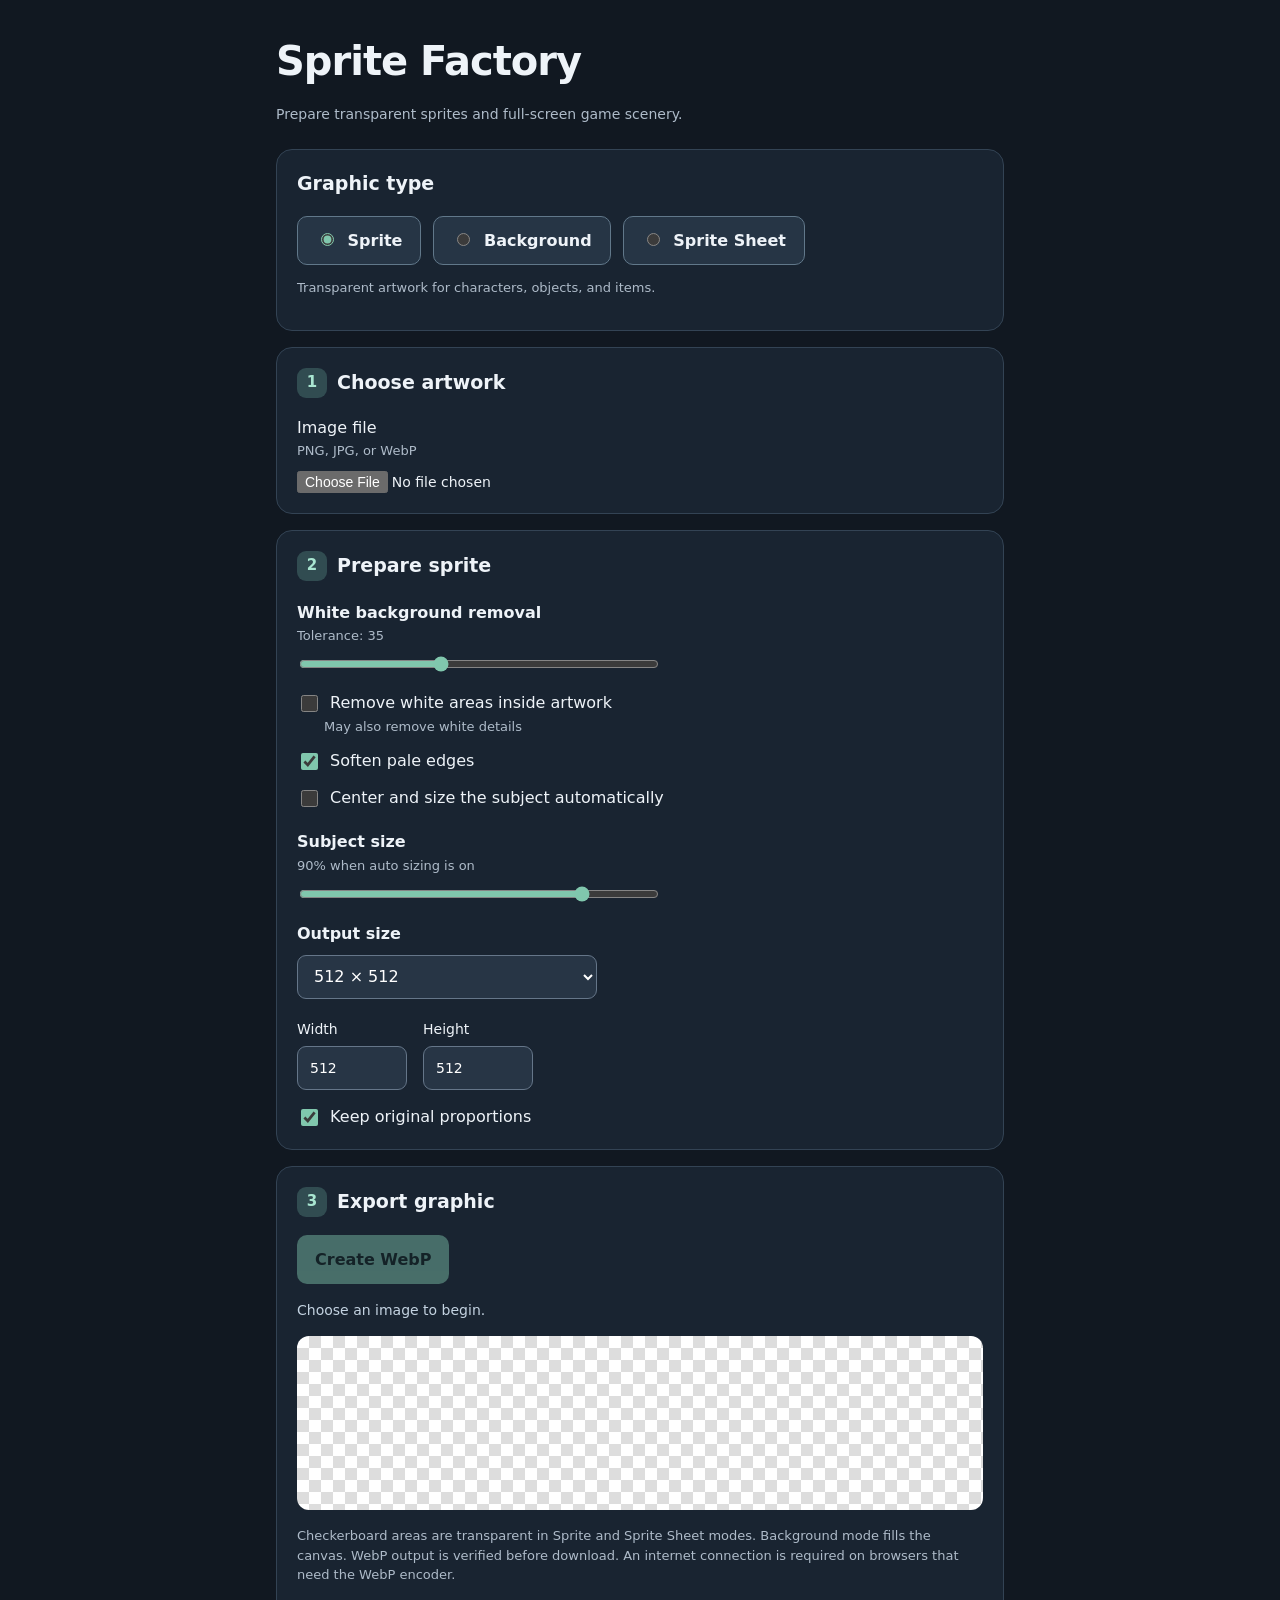
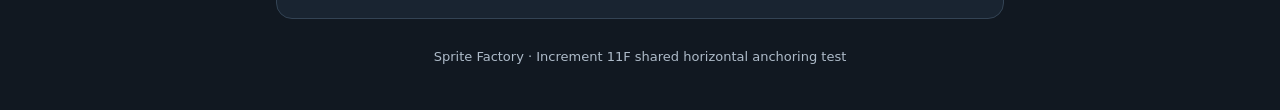
<file: index.html>
<!doctype html>
<html lang="en">
<head>
<meta charset="utf-8">
<meta name="viewport" content="width=device-width,initial-scale=1">
<meta name="theme-color" content="#17202b">
<title>Sprite Factory</title>
<link rel="stylesheet" href="style.css?v=20261012c">
</head>
<body>
<main>
<header><h1>Sprite Factory</h1><p class="muted">Prepare transparent sprites and full-screen game scenery.</p></header>
<section class="panel"><h2>Graphic type</h2><div class="mode-switch"><label><input type="radio" name="mode" value="sprite" checked> Sprite</label><label><input type="radio" name="mode" value="background"> Background</label><label><input type="radio" name="mode" value="sheet"> Sprite Sheet</label></div><p id="modeHelp" class="muted small">Transparent artwork for characters, objects, and items.</p></section><section class="panel" aria-labelledby="source-title">
<h2 id="source-title"><span class="step">1</span> Choose artwork</h2>
<label class="file-label" for="file">Image file <span class="hint">PNG, JPG, or WebP</span></label>
<input id="file" type="file" accept="image/png,image/jpeg,image/webp">
</section>
<section class="panel" aria-labelledby="settings-title">
<h2 id="settings-title"><span class="step">2</span> <span id="settingsHeading">Prepare sprite</span></h2><div id="spriteSettings">
<div class="setting"><label for="tolerance">White background removal <span class="hint">Tolerance: <output id="tol">35</output></span></label><input id="tolerance" type="range" min="0" max="90" value="35"></div>
<div class="check-group">
<label><input type="checkbox" id="enclosedWhite"> Remove white areas inside artwork <span class="hint">May also remove white details</span></label>
<label><input type="checkbox" id="edgeCleanup" checked> Soften pale edges</label>
<label><input type="checkbox" id="autoCrop"> Center and size the subject automatically</label>
</div>
<div class="setting"><label for="coverage">Subject size <span class="hint"><output id="coverageValue">90%</output> when auto sizing is on</span></label><input id="coverage" type="range" min="50" max="100" value="90" step="5"></div>
<div class="setting"><label for="preset">Output size</label><select id="preset"><option value="custom">Custom dimensions</option><option value="64">64 × 64</option><option value="128">128 × 128</option><option value="256">256 × 256</option><option value="512" selected>512 × 512</option><option value="1024">1024 × 1024</option></select></div>
<div class="dimensions"><label for="width">Width <input id="width" type="number" min="1" max="4096" value="512"></label><label for="height">Height <input id="height" type="number" min="1" max="4096" value="512"></label></div>
<label class="fit-label"><input type="checkbox" id="fit" checked> Keep original proportions</label></div><div id="backgroundSettings" hidden><p class="muted">Fill the entire image without stretching. Excess scenery is cropped evenly from the edges. White skies and clouds remain intact.</p><div class="setting"><label for="bgPreset">Screen size</label><select id="bgPreset"><option value="1280x720" selected>1280 × 720 (16:9)</option><option value="1920x1080">1920 × 1080 (16:9)</option><option value="1024x768">1024 × 768 (4:3)</option><option value="custom">Custom dimensions</option></select></div><div class="dimensions"><label for="bgWidth">Width <input id="bgWidth" type="number" min="1" max="4096" value="1280"></label><label for="bgHeight">Height <input id="bgHeight" type="number" min="1" max="4096" value="720"></label></div></div><div id="sheetSettings" hidden><p class="muted">Prepare one row of equally spaced animation frames. Each equal-width source region becomes one transparent animation frame. The workshop keeps feet aligned across frames.</p><div class="setting"><label for="sheetCount">Frames in row</label><input id="sheetCount" type="number" min="2" max="16" step="1" value="4"><span class="hint">Start with 4 for the chicken Idle sheet. The image is divided evenly into this many frames.</span></div><div class="setting"><label for="sheetCellSize">Output cell size</label><select id="sheetCellSize"><option value="128">128 × 128</option><option value="256" selected>256 × 256</option><option value="512">512 × 512</option></select></div><div class="setting"><label for="sheetAlignment">Frame alignment</label><select id="sheetAlignment"><option value="stationary" selected>Stationary (idle, pecking, clucking)</option><option value="moving">Moving (preserve original offsets)</option></select><span class="hint">Stationary aligns the main body across frames; moving preserves the original horizontal placement.</span></div><div class="setting"><label for="sheetExtraction">Extraction method</label><select id="sheetExtraction"><option value="equal" selected>Equal-width (original)</option><option value="smart">Smart boundaries (experimental)</option><option value="components">Individual characters (experimental)</option></select><span class="hint">Smart mode searches for empty gaps near expected cuts and refuses to export when a safe gap cannot be found.</span></div><div class="setting"><button id="diagnoseSheet" type="button" disabled>Analyze source boundaries</button><span class="hint">Diagnostic only. Shows equal-width cutting lines and where visible artwork crosses them. Export processing is unchanged.</span></div><div class="setting"><button id="detectCharacters" type="button" disabled>Detect individual characters</button><span class="hint">Experimental diagnostic only. Outlines separate connected foreground regions; does not change export.</span></div><div id="componentDiagnostics" hidden><p id="componentText" class="muted" role="status"></p><div class="diagnostic-view"><canvas id="componentCanvas" aria-label="Detected character regions outlined on the original artwork"></canvas></div></div><div id="sheetDiagnostics" hidden><p id="diagnosticText" class="muted" role="status"></p><div class="diagnostic-view"><canvas id="diagnosticCanvas" aria-label="Original source artwork with frame boundary guides"></canvas></div></div><p id="sheetSummary" class="muted" aria-live="polite">Planned output: 1024 × 256 pixels (4 frames).</p></div>
</section>
<section class="panel" aria-labelledby="result-title">
<h2 id="result-title"><span class="step">3</span> Export graphic</h2>
<div class="actions"><button id="process" disabled>Create WebP</button><a id="download" hidden>Download WebP</a></div>
<div id="animationPanel" class="animation-panel" hidden><h3>Animation preview</h3><div class="animation-stage"><canvas id="animationCanvas" width="256" height="256" aria-label="Animated sprite frame preview"></canvas></div><div class="animation-controls"><button id="animationToggle" type="button">Play</button><label for="animationFps">Speed <output id="animationFpsValue">4</output> frames/sec</label><input id="animationFps" type="range" min="1" max="12" step="1" value="4"></div><p id="animationNote" class="muted small">Preview uses the processed sprite sheet. Export remains a single WebP file.</p></div><p id="status" role="status">Choose an image to begin.</p>
<div class="preview" aria-label="Sprite preview on a transparency checkerboard"><canvas id="preview"></canvas></div>
<p class="muted small">Checkerboard areas are transparent in Sprite and Sprite Sheet modes. Background mode fills the canvas. WebP output is verified before download. An internet connection is required on browsers that need the WebP encoder.</p>
</section>
<footer class="muted small">Sprite Factory · Increment 11F shared horizontal anchoring test</footer>
</main>
<script src="app.js?v=20261012f"></script>
</body>
</html>
</file>
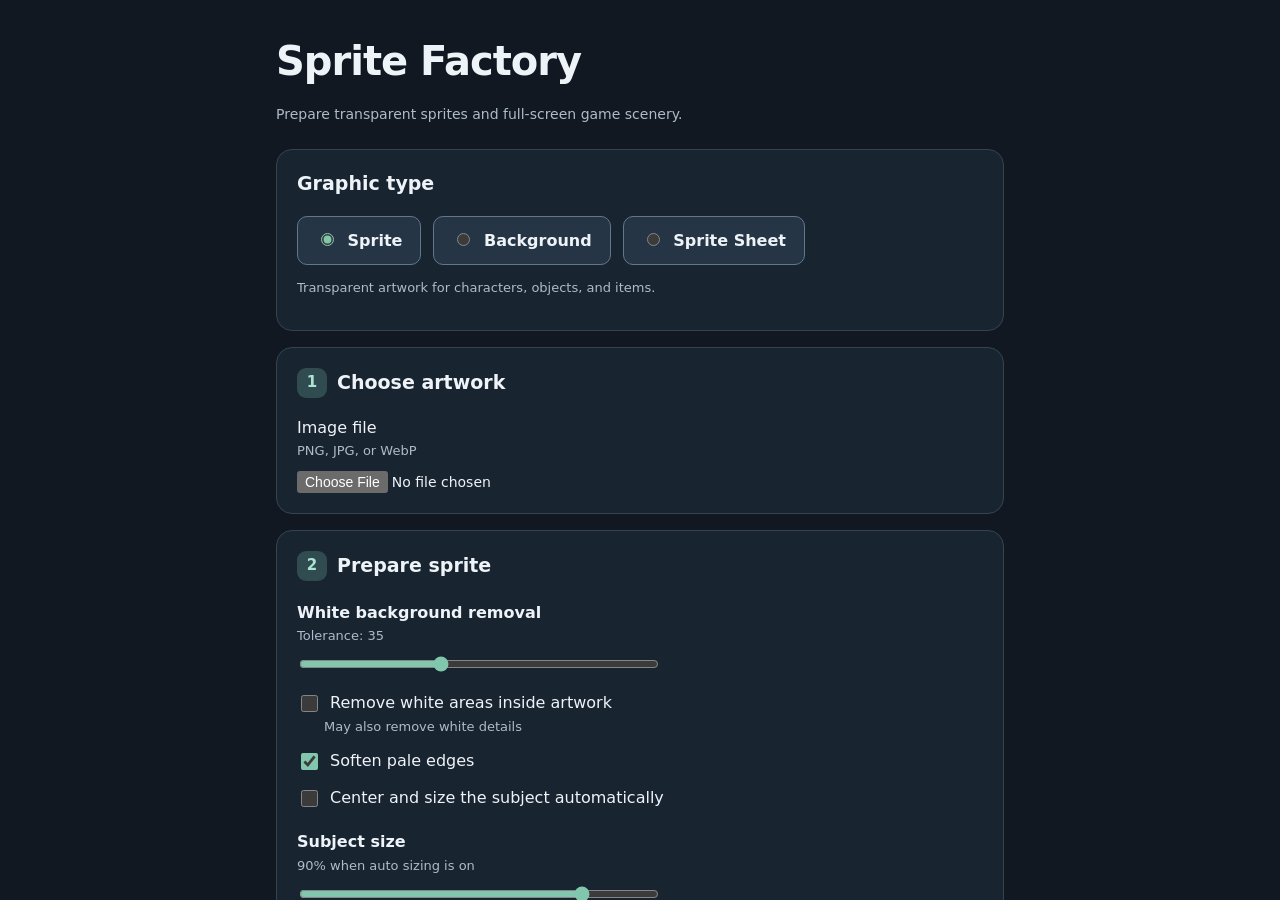
<file: recover-07.html>
<!doctype html><html lang="en"><head><meta charset="utf-8"><meta name="viewport" content="width=device-width,initial-scale=1"><title>Sprite Factory Cache Recovery</title><style>body{font:17px system-ui,sans-serif;background:#17202b;color:#fff;padding:2rem;line-height:1.5}button{padding:1rem;font-size:1rem}a{color:#9cdaff}</style></head><body><h1>Sprite Factory — Cache Recovery</h1><p id="status">Preparing to remove the old offline experiment…</p><button id="retry" hidden>Retry cleanup</button><p><a href="./index.html?recovered=07">Open Sprite Factory</a></p><script>async function cleanup(){const status=document.getElementById('status');status.textContent='Removing the old service worker and Sprite Factory caches…';try{if('serviceWorker'in navigator){const regs=await navigator.serviceWorker.getRegistrations();for(const reg of regs){if(reg.scope.startsWith(location.origin+location.pathname.replace(/[^/]*$/,'')))await reg.unregister()}}if('caches'in window){const keys=await caches.keys();await Promise.all(keys.filter(key=>key.startsWith('sprite-')).map(key=>caches.delete(key)))}status.textContent='Cleanup complete. Opening Sprite Factory…';location.replace('./index.html?recovered=07&v=20261010g')}catch(err){status.textContent='Cleanup could not finish: '+err.message;document.getElementById('retry').hidden=false}}document.getElementById('retry').addEventListener('click',cleanup);cleanup();</script></body></html>
</file>
<file: style.css>
:root{color-scheme:dark}*{box-sizing:border-box}body{margin:0;background:#111821;color:#eef3f8;font:16px system-ui,-apple-system,sans-serif;line-height:1.45}main{max-width:760px;margin:auto;padding:20px 16px 44px}header{margin:12px 0 24px}h1{font-size:clamp(30px,5vw,40px);margin:0 0 3px;letter-spacing:-.025em}h2{font-size:19px;margin:0 0 18px;display:flex;align-items:center;gap:10px}.step{display:inline-grid;place-items:center;width:30px;height:30px;border-radius:9px;background:#314c51;color:#a9e6d1;font-size:15px}.muted,.hint{color:#aebbc9}.muted{font-size:14px;line-height:1.5}.small{font-size:13px}.hint{display:block;font-size:13px;font-weight:400;margin-top:3px}.panel{border:1px solid #334354;border-radius:16px;background:#192431;padding:20px;margin-bottom:16px}label{display:block}input,select,button{font:inherit}input[type=file]{display:block;margin-top:10px;max-width:100%;font-size:14px}input[type=number],select{padding:10px 12px;background:#273545;color:#fff;border:1px solid #657689;border-radius:9px;min-height:44px}select{width:100%;max-width:300px}.setting{margin:20px 0}.setting>label{margin-bottom:10px;font-weight:600}.setting input[type=range]{display:block;width:min(100%,360px);accent-color:#80c7ad}.check-group{display:grid;gap:14px;margin:20px 0}.check-group label,.fit-label{display:block;line-height:1.4}.check-group input,.fit-label input{accent-color:#80c7ad;margin-right:7px;width:17px;height:17px;vertical-align:middle}.check-group .hint{margin-left:27px}.dimensions{display:flex;gap:16px;flex-wrap:wrap;margin:16px 0}.dimensions label{display:grid;gap:7px;font-size:14px}.dimensions input{width:110px}.actions{display:flex;gap:12px;flex-wrap:wrap;align-items:center}button,#download{display:inline-block;border:0;border-radius:10px;background:#80c7ad;color:#10211d;font-weight:700;padding:13px 18px;text-decoration:none;min-height:46px}button:disabled{opacity:.45}#download{background:#b7d7f4;color:#142536}#status{font-size:14px;color:#c4d3e1;overflow-wrap:anywhere;margin:16px 0}.preview{margin:16px 0;padding:12px;overflow:auto;border-radius:12px;background-color:#fff;background-image:linear-gradient(45deg,#ddd 25%,transparent 25%),linear-gradient(-45deg,#ddd 25%,transparent 25%),linear-gradient(45deg,transparent 75%,#ddd 75%),linear-gradient(-45deg,transparent 75%,#ddd 75%);background-size:24px 24px;background-position:0 0,0 12px,12px -12px,-12px 0;min-height:120px}canvas{display:block;max-width:100%;height:auto;margin:auto}footer{text-align:center;padding-top:12px}[hidden]{display:none!important}@media(max-width:480px){main{padding:14px 12px 32px}.panel{padding:16px}h2{font-size:18px}}

.mode-switch{display:flex;gap:12px;flex-wrap:wrap}.mode-switch label{padding:12px 18px;border:1px solid #61788a;border-radius:10px;background:#263545;font-weight:600}.mode-switch input{accent-color:#80c7ad;margin-right:8px}#backgroundSettings .muted{margin:0 0 12px}

#sheetSettings input[type=number]{width:110px}#sheetSettings .setting{margin:18px 0}#sheetSummary{font-weight:600}

.animation-panel{margin:18px 0;padding:16px;border:1px solid #496678;border-radius:12px;background:#1c2b39}.animation-panel h3{margin:0 0 12px;font-size:18px}.animation-stage{display:flex;align-items:center;justify-content:center;min-height:180px;padding:12px;border-radius:10px;background-color:#fff;background-image:linear-gradient(45deg,#ddd 25%,transparent 25%),linear-gradient(-45deg,#ddd 25%,transparent 25%),linear-gradient(45deg,transparent 75%,#ddd 75%),linear-gradient(-45deg,transparent 75%,#ddd 75%);background-size:24px 24px;background-position:0 0,0 12px,12px -12px,-12px 0}.animation-stage canvas{width:min(100%,256px);height:auto}.animation-controls{display:flex;flex-wrap:wrap;align-items:center;gap:12px;margin-top:14px}.animation-controls input{flex:1;min-width:130px}.animation-controls label{font-size:14px}.animation-panel .muted{margin-bottom:0}

#sheetDiagnostics{margin:12px 0 18px}#diagnosticText{margin:8px 0}.diagnostic-view{overflow:auto;border-radius:10px;background:#fff;padding:6px}.diagnostic-view canvas{width:100%;height:auto;display:block}#diagnoseSheet{background:#a9c9e4;color:#132334}

#sheetExtraction{max-width:100%}

#componentDiagnostics{margin:12px 0 18px}#componentText{margin:8px 0}#detectCharacters{background:#a9c9e4;color:#132334}
</file>
